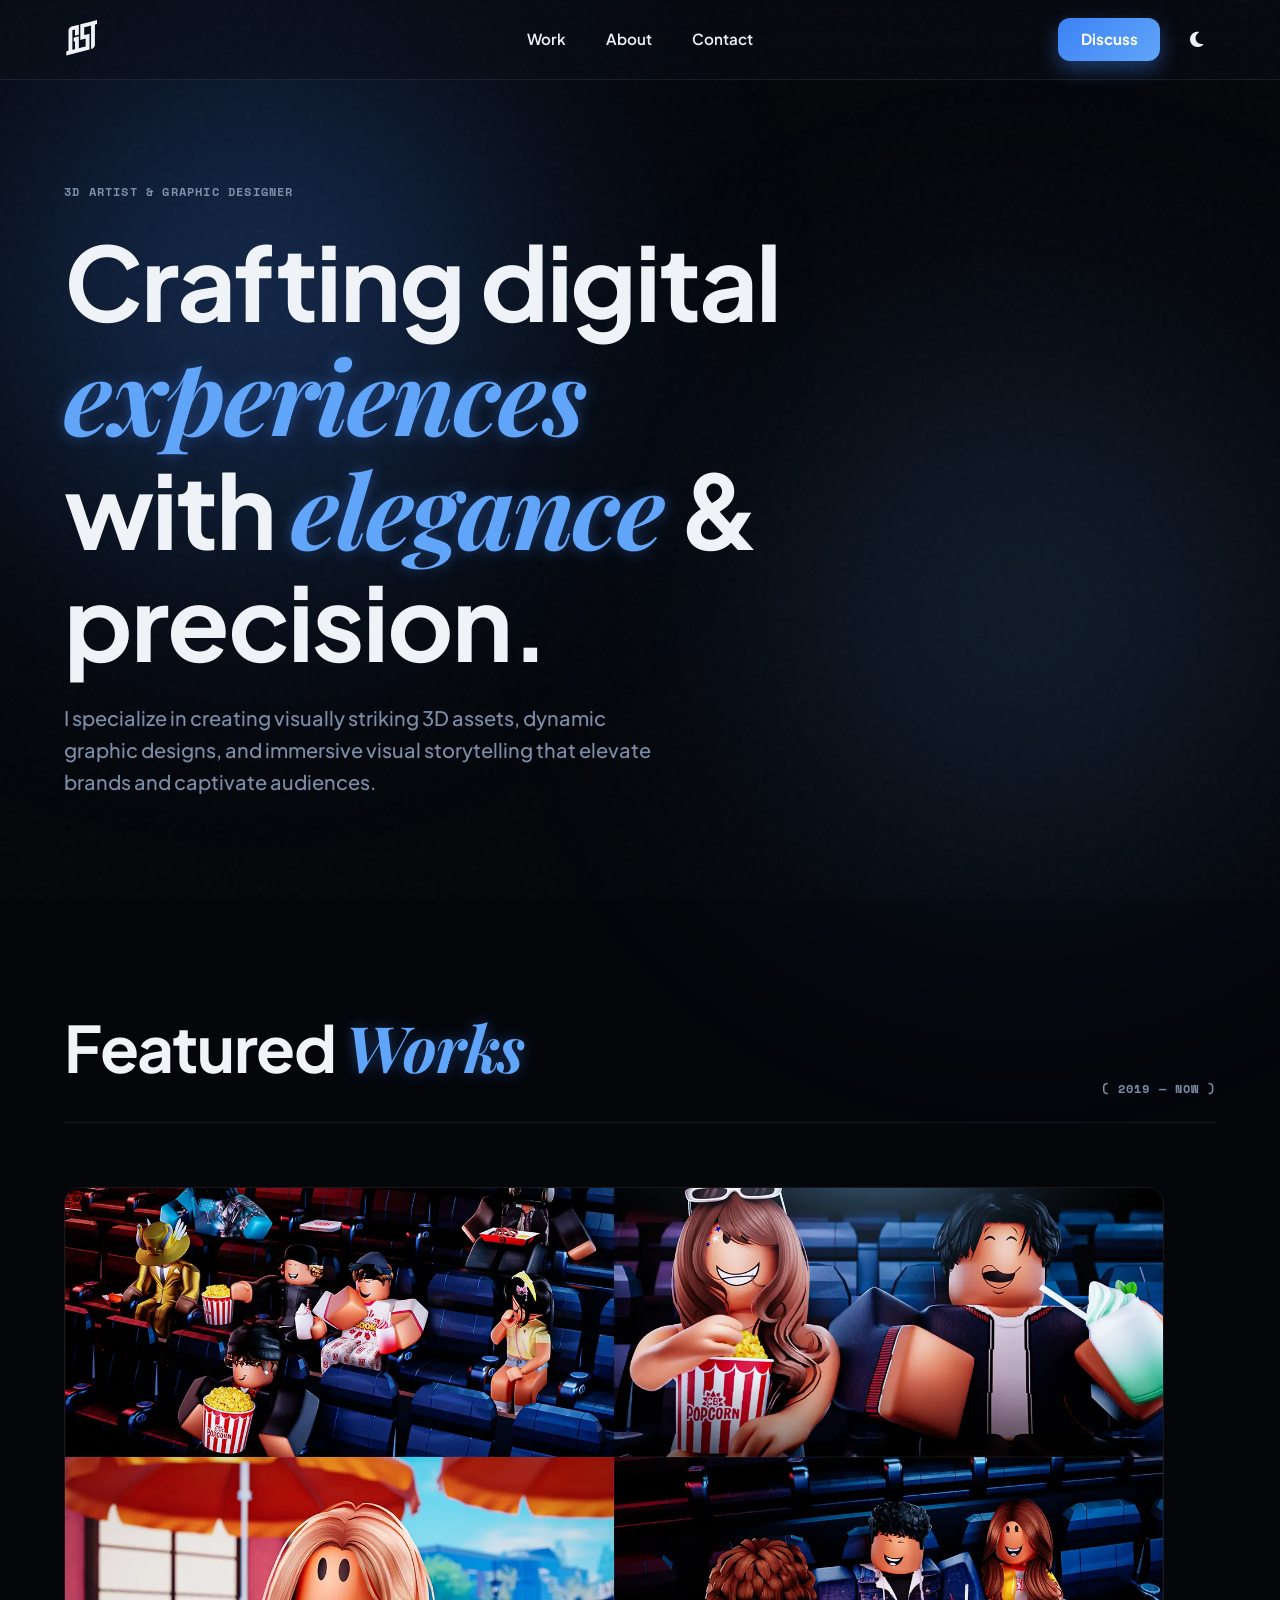
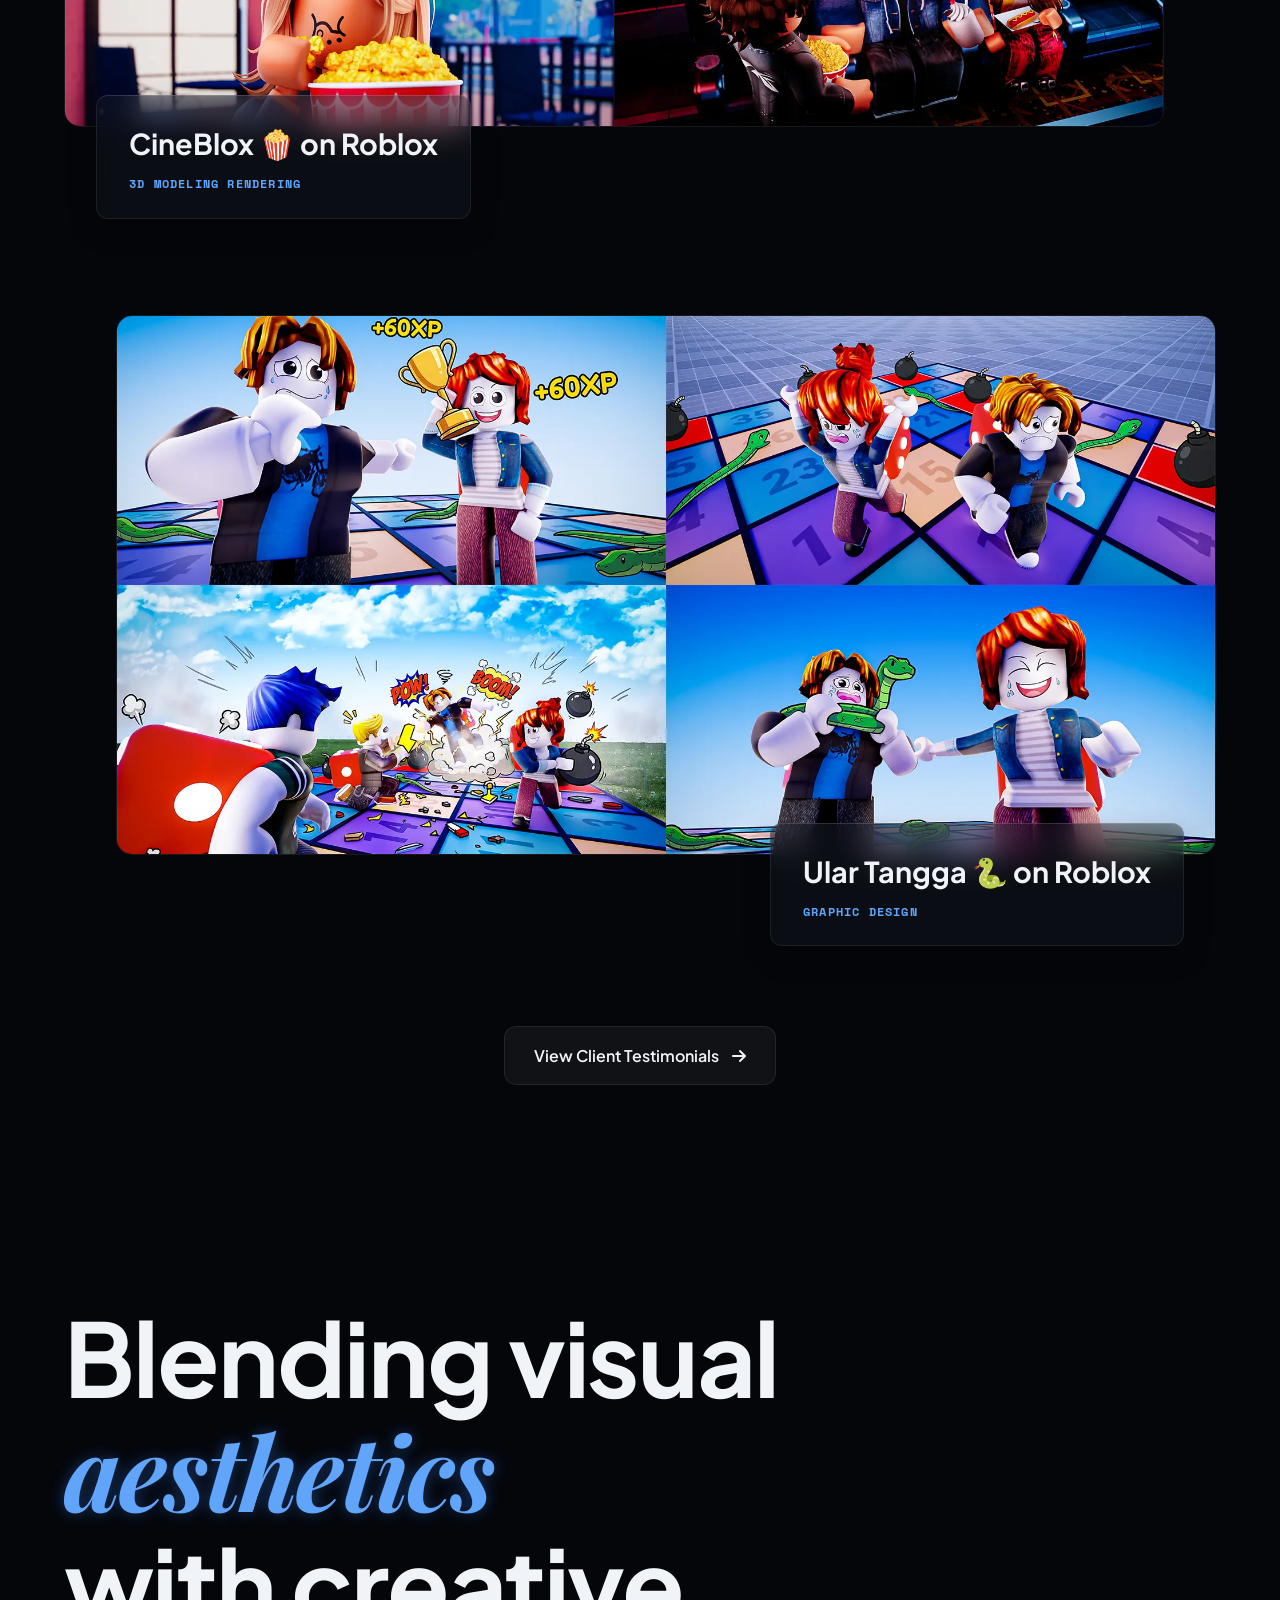
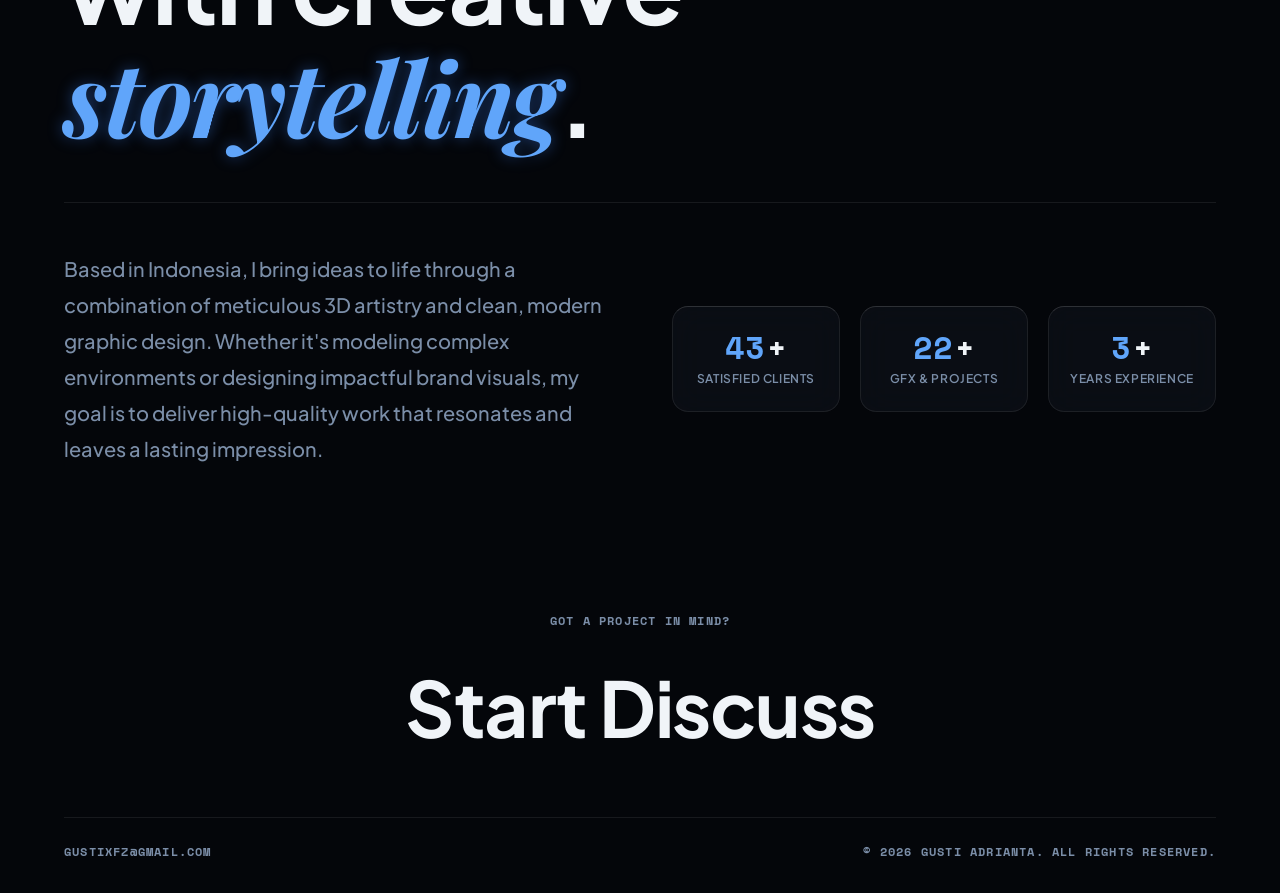
<file: index.html>
<!DOCTYPE html>
<html lang="en" data-theme="dark">
<head>
    <meta charset="UTF-8">
    <meta name="viewport" content="width=device-width, initial-scale=1.0">
    <meta name="description" content="Portfolio of Gusti Adrianta, a passionate 3D Artist and Graphic Designer crafting immersive visual experiences.">
    
    <meta name="theme-color" content="#2563eb">

    <meta property="og:type" content="website">
    <meta property="og:url" content="https://gustiadrian.com/">
    <meta property="og:title" content="Gusti Adrianta">
    <meta property="og:description" content="Portfolio of Gusti Adrianta, a passionate 3D Artist and Graphic Designer crafting immersive visual experiences.">
    <meta property="og:image" content="https://api.microlink.io/?url=https%3A%2F%2Fgustiadrian.com%2F&screenshot=true&embed=screenshot.url">

    <meta name="twitter:card" content="summary_large_image">
    <meta name="twitter:title" content="Gusti Adrianta">
    <meta name="twitter:description" content="Portfolio of Gusti Adrianta, a passionate 3D Artist and Graphic Designer crafting immersive visual experiences.">
    <meta name="twitter:image" content="https://api.microlink.io/?url=https%3A%2F%2Fgustiadrian.com%2F&screenshot=true&embed=screenshot.url">

    <title>Gusti Adrianta</title>
    
    <link rel="preconnect" href="https://fonts.googleapis.com">
    <link rel="preconnect" href="https://fonts.gstatic.com" crossorigin>
    <link href="https://fonts.googleapis.com/css2?family=Playfair+Display:ital,wght@1,500;1,600;1,700&family=Plus+Jakarta+Sans:wght@400;500;600;700;800&family=Space+Mono:wght@400;700&display=swap" rel="stylesheet">
    <link rel="stylesheet" href="https://cdnjs.cloudflare.com/ajax/libs/font-awesome/6.5.1/css/all.min.css">
    
    <link rel="stylesheet" href="styles.css">
</head>
<body>
    <div class="page-transition"></div>
    <div class="noise-overlay"></div>

    <header class="navbar">
        <div class="nav-container">
            <a href="#hero" class="logo" aria-label="Gusti Adrianta Home">
                <svg xmlns="http://www.w3.org/2000/svg" viewBox="1500 0 2273.72 2471.59">
                    <path fill="currentColor" d="M2680.37,1443.17v-387.51c-3.13,.38-5.72,.42-8.16,1.04-15.82,3.97-31.61,8.09-47.42,12.08-3.12,.79-6.33,1.21-10.28,1.94v-196.02c84.64-21.69,169.59-43.45,256.01-65.59,.25,5,.61,8.79,.61,12.58,.22,156.21,.42,312.43,.6,468.64,.04,30.64,0,61.29,.05,91.93,0,3.5,.31,7.01,.54,11.8,112.46-28.72,223.58-57.1,334.67-85.47v-388.68c-87.82,22.48-174.75,44.72-261.68,66.97-2.27-9.24-3.04-753.45-1.08-775.36C3220.03,141.11,3495.9,70.68,3772.78,0c.38,3.98,.89,6.82,.89,9.67,.05,58.62,.06,117.25,.04,175.87,0,9.49-.1,9.43-9.37,11.86-28.66,7.51-57.34,14.91-85.92,22.7-14.49,3.95-13.35,1.19-13.34,17.01,.05,234.83,.11,469.66,.22,704.48,.04,91.93-.07,183.86,.46,275.79,.24,42.68-11.4,81.5-34.74,116.92-19.23,29.18-44.59,51.93-74.76,69.38-23.47,13.58-48.39,23.73-74.49,31.01-1.87,.52-3.82,.73-6.94,1.3-.14-4.42-.36-8.27-.36-12.12,.05-79.94,.17-159.88,.18-239.82,.05-298.78,.07-597.56,.09-896.34,0-4.56,0-9.12,0-15.2-114.37,29.38-227.03,58.33-339.6,87.25v381.74c87.96-22.55,174.87-44.83,262.83-67.39v782.53c-381.93,97.82-763.95,195.65-1145.94,293.49-2.3-7.86-3.12-178.1-1.03-196.97,35.22-9.21,70.83-18.52,107.75-28.18,0-4.95,0-9.84,0-14.73,.09-288.45,.18-576.91,.27-865.36,.01-37.31,.23-74.61,0-111.92-.48-75.72,32.65-133.76,93.37-176.96,29.37-20.89,62.53-34.01,97.22-43.08,87.61-22.89,175.29-45.49,262.98-68.11,17.71-4.57,35.54-8.7,53.32-12.99,1.26-.3,2.6-.27,3.86-.39,2.04,7.26,2.8,481.77,.78,494.65-62.58,16.08-125.33,32.2-189.41,48.66V475.78c-15.99,2.47-30.1,7.15-44.46,10.6-14.24,3.43-28.38,7.25-42.57,10.9-14.48,3.73-28.95,7.46-43.84,11.3v967.86c43.74-11.19,86.48-22.12,130.09-33.27Z"/>
                </svg>
            </a>  
            
            <div class="nav-links">
                <a href="#work">Work</a>
                <a href="#about">About</a>
                <a href="#contact">Contact</a>
            </div>
            
            <div class="nav-actions">
                <a href="discuss" class="discuss-btn glow-effect">Discuss</a>
                <button id="theme-toggle" class="theme-toggle" aria-label="Toggle Theme">
                    <i class="fa-solid fa-moon" id="theme-icon"></i>
                </button>
            </div>
        </div>
    </header>

    <main>
        <section id="hero" class="hero-section">
            <div class="hero-content reveal">
                <p class="mono-subtitle">3D Artist & Graphic Designer</p>
                <h1 class="hero-title">
                    Crafting digital <em>experiences</em><br>
                    with <em>elegance</em> & precision.
                </h1>
                <p class="hero-desc">I specialize in creating visually striking 3D assets, dynamic graphic designs, and immersive visual storytelling that elevate brands and captivate audiences.</p>
            </div>
            <div class="hero-scroll-indicator mono-subtitle reveal">
                <span>SCROLL TO EXPLORE</span>
                <div class="line"></div>
            </div>
        </section>

        <section id="work" class="work-section">
            <div class="section-header reveal">
                <h2 class="section-title">Featured <em>Works</em></h2>
                <p class="mono-subtitle">( 2019 — now )</p>
            </div>

            <div class="work-container">
                <article class="work-item reveal">
                    <div class="work-image-wrapper">
                        <div class="work-image parallax-img" style="background-image: url(/images/CineBlox.webp); background-size: cover; background-position: center;">
                        </div>
                    </div>
                    <div class="work-meta">
                        <h3><a href="https://www.roblox.com/games/5797596824/CineBlox" rel="noopener noreferrer" target="_blank" class="game-title">CineBlox 🍿 on Roblox</a></h3>
                        <div class="work-tags mono-subtitle">
                            <span>3D MODELING RENDERING</span>
                        </div>
                    </div>
                </article>

                <article class="work-item reveal right-align">
                    <div class="work-image-wrapper">
                        <div class="work-image parallax-img" style="background-image: url(/images/UlarTangga.webp); background-size: cover; background-position: center;">
                        </div>
                    </div>
                    <div class="work-meta">
                        <h3><a href="https://www.roblox.com/games/81453219122878/Ular-Tangga" rel="noopener noreferrer" target="_blank" class="game-title">Ular Tangga 🐍 on Roblox</a></h3>
                        <div class="work-tags mono-subtitle">
                            <span>GRAPHIC DESIGN</span>
                        </div>
                    </div>
                </article>
            </div>
            <div class="reveal" style="text-align: center; margin-top: 5rem;">
                <a href="testimonials" class="secondary-btn">
                    View Client Testimonials <i class="fa-solid fa-arrow-right"></i>
                </a>
            </div>
        </section>

        <section id="about" class="about-section">
            <div class="about-content reveal">
                <h2 class="hero-title">
                    Blending visual <em>aesthetics</em><br>
                    with creative <em>storytelling</em>.
                </h2>
                <div class="about-grid">
                    <p class="about-text">
                        Based in Indonesia, I bring ideas to life through a combination of meticulous 3D artistry and clean, modern graphic design. Whether it's modeling complex environments or designing impactful brand visuals, my goal is to deliver high-quality work that resonates and leaves a lasting impression.
                    </p>

                    <div class="about-stats">
                        <div class="stat-card">
                            <div class="stat-number-wrapper">
                                <span class="stat-number" data-target="99">0</span><span class="stat-plus">+</span>
                            </div>
                            <span class="stat-label">Satisfied Clients</span>
                        </div>

                        <div class="stat-card">
                            <div class="stat-number-wrapper">
                                <span class="stat-number" data-target="50">0</span><span class="stat-plus">+</span>
                            </div>
                            <span class="stat-label">GFX & Projects</span>
                        </div>

                        <div class="stat-card">
                            <div class="stat-number-wrapper">
                                <span class="stat-number" data-target="7">0</span><span class="stat-plus">+</span>
                            </div>
                            <span class="stat-label">Years Experience</span>
                        </div>
                    </div>
                </div>
            </div>
        </section>
    </main>

    <footer id="contact" class="footer-section reveal">
        <p class="mono-subtitle">GOT A PROJECT IN MIND?</p>
        <a href="discuss" class="big-email">Start Discuss</a>
        
        <div class="footer-bottom">
            <div class="socials mono-subtitle">
                <a href="mailto:gustixfz@gmail.com" rel="noopener noreferrer">gustixfz@gmail.com</a>
            </div>
            <span class="mono-subtitle">&copy; 2026 GUSTI ADRIANTA. ALL RIGHTS RESERVED.</span>
        </div>
    </footer>

    <script src="script.js"></script>
    <script src="favicon.js"></script>
</body>
</html>
</file>
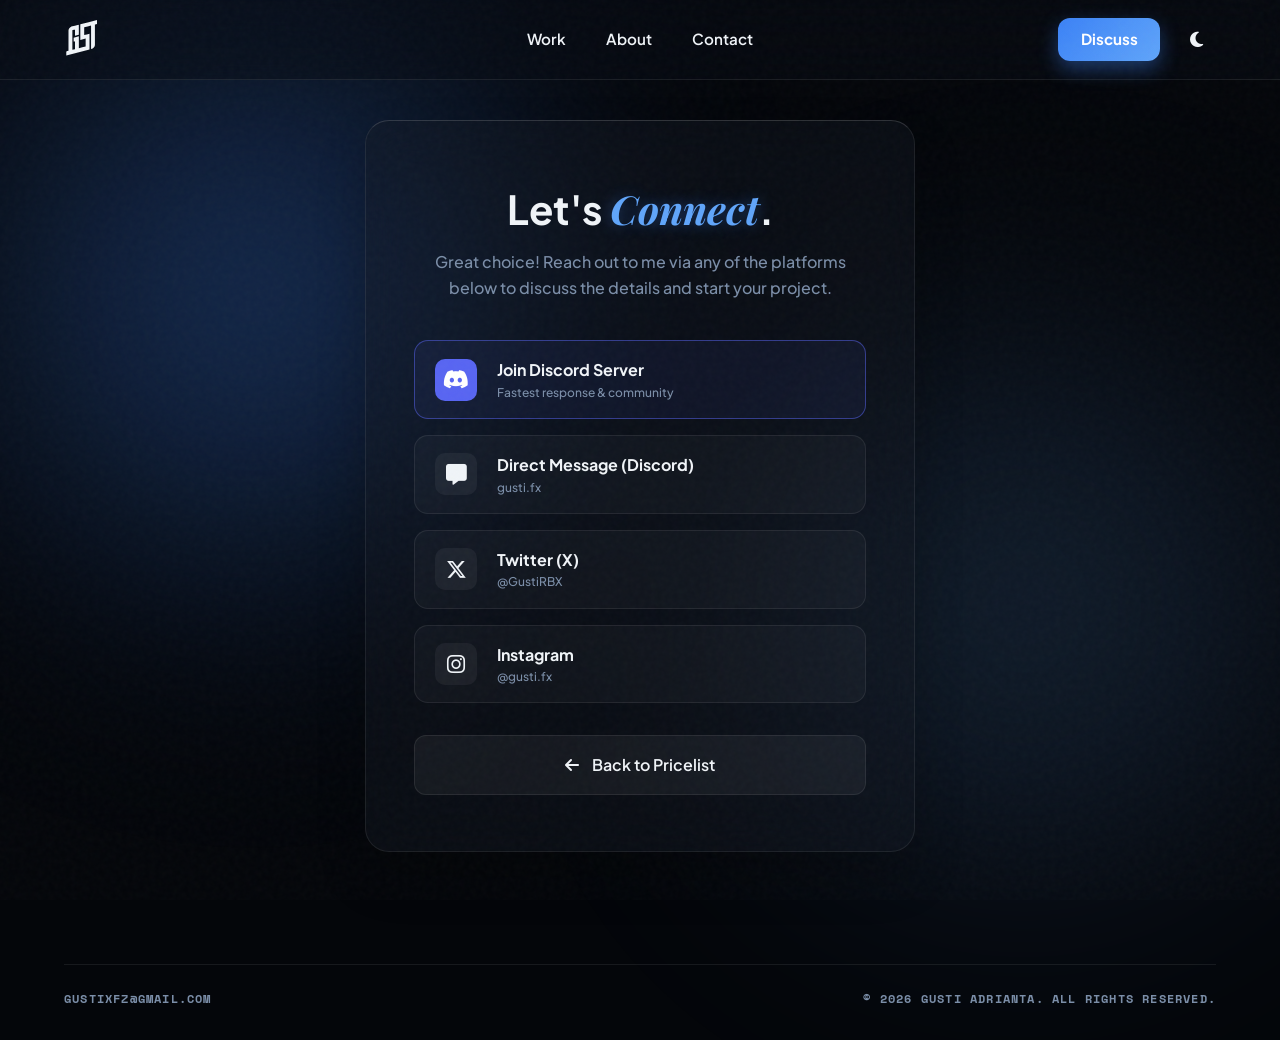
<file: contact.html>
<!DOCTYPE html>
<html lang="en" data-theme="dark">
<head>
    <meta charset="UTF-8">
    <meta name="viewport" content="width=device-width, initial-scale=1.0">
    <title>Gusti Adrianta</title>
    
    <link rel="preconnect" href="https://fonts.googleapis.com">
    <link rel="preconnect" href="https://fonts.gstatic.com" crossorigin>
    <link href="https://fonts.googleapis.com/css2?family=Playfair+Display:ital,wght@1,500;1,600;1,700&family=Plus+Jakarta+Sans:wght@400;500;600;700;800&family=Space+Mono:wght@400;700&display=swap" rel="stylesheet">
    <link rel="stylesheet" href="https://cdnjs.cloudflare.com/ajax/libs/font-awesome/6.5.1/css/all.min.css">
    
    <link rel="stylesheet" href="styles.css">
</head>
<body>
    <div class="page-transition"></div>
    <div class="noise-overlay"></div>

    <header class="navbar">
        <div class="nav-container">
            <a href="/" class="logo" aria-label="Gusti Adrianta Home">
                <svg xmlns="http://www.w3.org/2000/svg" viewBox="1500 0 2273.72 2471.59">
                    <path fill="currentColor" d="M2680.37,1443.17v-387.51c-3.13,.38-5.72,.42-8.16,1.04-15.82,3.97-31.61,8.09-47.42,12.08-3.12,.79-6.33,1.21-10.28,1.94v-196.02c84.64-21.69,169.59-43.45,256.01-65.59,.25,5,.61,8.79,.61,12.58,.22,156.21,.42,312.43,.6,468.64,.04,30.64,0,61.29,.05,91.93,0,3.5,.31,7.01,.54,11.8,112.46-28.72,223.58-57.1,334.67-85.47v-388.68c-87.82,22.48-174.75,44.72-261.68,66.97-2.27-9.24-3.04-753.45-1.08-775.36C3220.03,141.11,3495.9,70.68,3772.78,0c.38,3.98,.89,6.82,.89,9.67,.05,58.62,.06,117.25,.04,175.87,0,9.49-.1,9.43-9.37,11.86-28.66,7.51-57.34,14.91-85.92,22.7-14.49,3.95-13.35,1.19-13.34,17.01,.05,234.83,.11,469.66,.22,704.48,.04,91.93-.07,183.86,.46,275.79,.24,42.68-11.4,81.5-34.74,116.92-19.23,29.18-44.59,51.93-74.76,69.38-23.47,13.58-48.39,23.73-74.49,31.01-1.87,.52-3.82,.73-6.94,1.3-.14-4.42-.36-8.27-.36-12.12,.05-79.94,.17-159.88,.18-239.82,.05-298.78,.07-597.56,.09-896.34,0-4.56,0-9.12,0-15.2-114.37,29.38-227.03,58.33-339.6,87.25v381.74c87.96-22.55,174.87-44.83,262.83-67.39v782.53c-381.93,97.82-763.95,195.65-1145.94,293.49-2.3-7.86-3.12-178.1-1.03-196.97,35.22-9.21,70.83-18.52,107.75-28.18,0-4.95,0-9.84,0-14.73,.09-288.45,.18-576.91,.27-865.36,.01-37.31,.23-74.61,0-111.92-.48-75.72,32.65-133.76,93.37-176.96,29.37-20.89,62.53-34.01,97.22-43.08,87.61-22.89,175.29-45.49,262.98-68.11,17.71-4.57,35.54-8.7,53.32-12.99,1.26-.3,2.6-.27,3.86-.39,2.04,7.26,2.8,481.77,.78,494.65-62.58,16.08-125.33,32.2-189.41,48.66V475.78c-15.99,2.47-30.1,7.15-44.46,10.6-14.24,3.43-28.38,7.25-42.57,10.9-14.48,3.73-28.95,7.46-43.84,11.3v967.86c43.74-11.19,86.48-22.12,130.09-33.27Z"/>
                </svg>
            </a>
            
            <div class="nav-links">
                <a href="/#work">Work</a>
                <a href="/#about">About</a>
                <a href="/#contact">Contact</a>
            </div>
            
            <div class="nav-actions">
                <a href="discuss" class="discuss-btn glow-effect">Discuss</a>
                <button id="theme-toggle" class="theme-toggle" aria-label="Toggle Theme">
                    <i class="fa-solid fa-moon" id="theme-icon"></i>
                </button>
            </div>
        </div>
    </header>

    <main>
        <section class="checkout-section reveal active" style="min-height: calc(100vh - 80px); display: flex; align-items: center; justify-content: center; padding: 120px 5vw 4rem;">
            <div class="direct-contact" style="width: 100%; max-width: 550px; background: var(--glass-bg); padding: 3.5rem 3rem; border-radius: 24px; border: 1px solid var(--glass-border); border-top: 1px solid var(--glass-highlight); box-shadow: 0 25px 50px rgba(0,0,0,0.2); text-align: center; backdrop-filter: blur(24px); -webkit-backdrop-filter: blur(24px);">
                
                <h2 class="contact-title" style="color: var(--text-color); font-size: 2.5rem; margin-bottom: 0.5rem;">
                    Let's <em style="font-family: 'Playfair Display', serif; font-style: italic; color: var(--accent-blue-bright);">Connect</em>.
                </h2>
                <p class="contact-desc" style="color: var(--text-muted); margin-bottom: 2.5rem;">Great choice! Reach out to me via any of the platforms below to discuss the details and start your project.</p>
                
                <div class="social-cards" style="display: flex; flex-direction: column; gap: 1rem; text-align: left;">
                    
                    <a href="https://discord.gg/bFS4UPARzN" target="_blank" rel="noopener noreferrer" class="social-card discord-server" style="border-color: rgba(88, 101, 242, 0.5); background: rgba(88, 101, 242, 0.08);">
                        <div class="social-icon-wrapper" style="background: #5865F2; color: #fff;"><i class="fa-brands fa-discord"></i></div>
                        <div class="social-text">
                            <span class="social-name">Join Discord Server</span>
                            <span class="social-handle">Fastest response & community</span>
                        </div>
                    </a>

                    <a href="https://discord.com/users/946576741256810578" target="_blank" rel="noopener noreferrer" class="social-card discord">
                        <div class="social-icon-wrapper"><i class="fa-solid fa-message"></i></div>
                        <div class="social-text">
                            <span class="social-name">Direct Message (Discord)</span>
                            <span class="social-handle">gusti.fx</span>
                        </div>
                    </a>
                    
                    <a href="https://twitter.com/GustiRBX" target="_blank" rel="noopener noreferrer" class="social-card twitter">
                        <div class="social-icon-wrapper"><i class="fa-brands fa-x-twitter"></i></div>
                        <div class="social-text">
                            <span class="social-name">Twitter (X)</span>
                            <span class="social-handle">@GustiRBX</span>
                        </div>
                    </a>
                    
                    <a href="https://instagram.com/gusti.fx" target="_blank" rel="noopener noreferrer" class="social-card instagram">
                        <div class="social-icon-wrapper"><i class="fa-brands fa-instagram"></i></div>
                        <div class="social-text">
                            <span class="social-name">Instagram</span>
                            <span class="social-handle">@gusti.fx</span>
                        </div>
                    </a>
                </div>

                <a href="discuss.html" class="secondary-btn" style="margin-top: 2rem; width: 100%; justify-content: center; display: flex;">
                    <i class="fa-solid fa-arrow-left"></i> Back to Pricelist
                </a>
            </div>
        </section>
    </main>

    <footer class="footer-section">
        <div class="footer-bottom">
            <div class="socials mono-subtitle">
                <a href="mailto:gustixfz@gmail.com" rel="noopener noreferrer">gustixfz@gmail.com</a>
            </div>
            <span class="mono-subtitle">&copy; 2026 GUSTI ADRIANTA. ALL RIGHTS RESERVED.</span>
        </div>
    </footer>

    <script src="script.js"></script>
    <script src="favicon.js"></script>
</body>
</html>
</file>
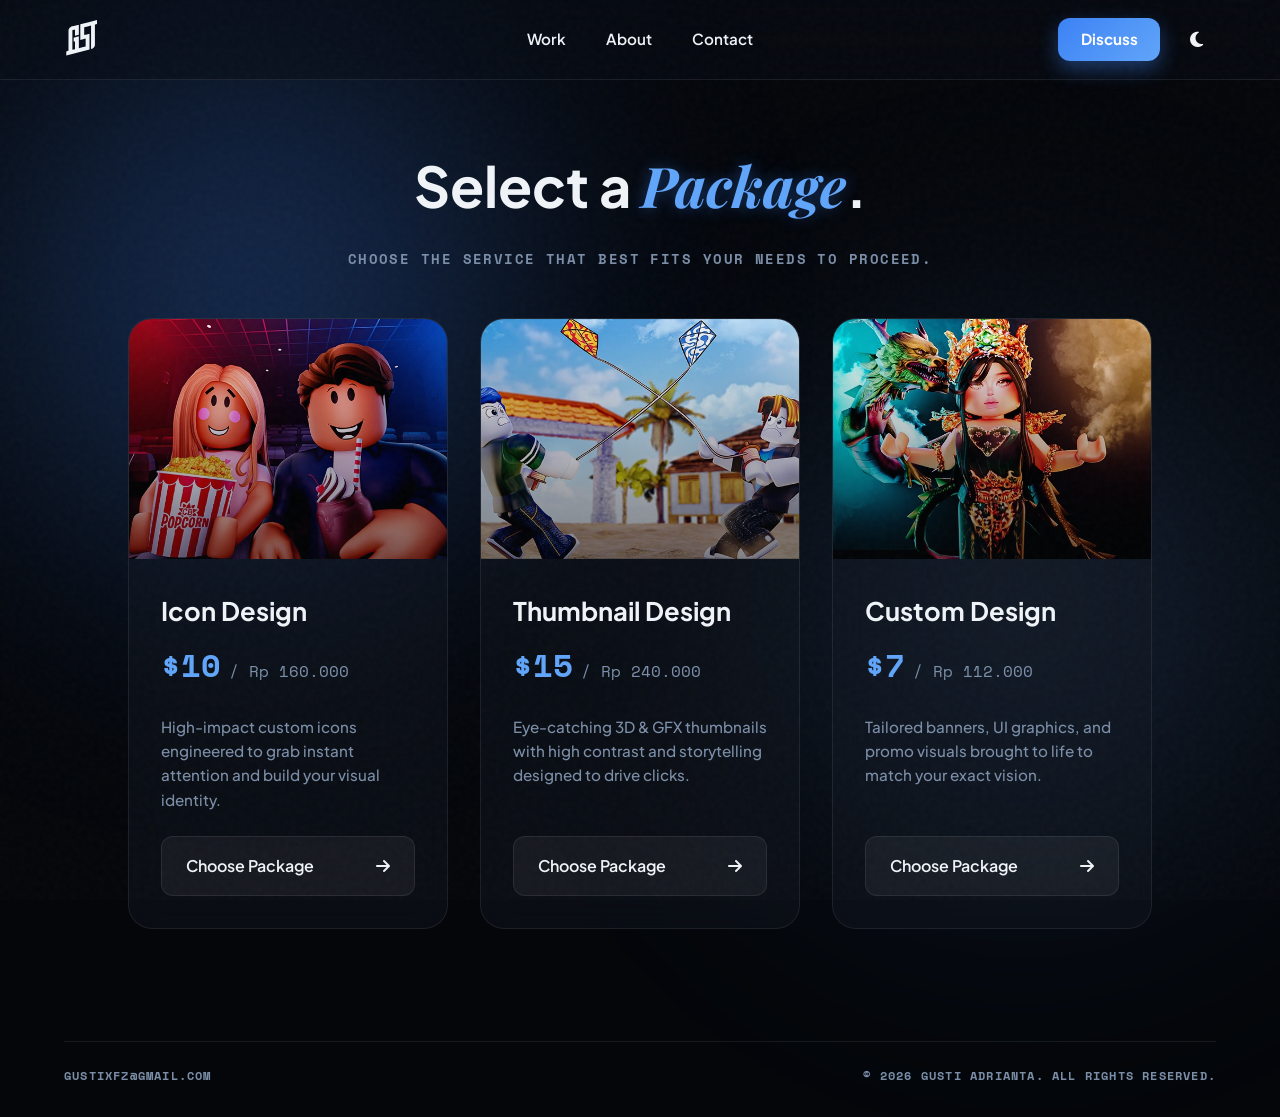
<file: discuss.html>
<!DOCTYPE html>
<html lang="en" data-theme="dark">
<head>
    <meta charset="UTF-8">
    <meta name="viewport" content="width=device-width, initial-scale=1.0">
    <meta name="description" content="Portfolio of Gusti Adrianta, a passionate 3D Artist and Graphic Designer crafting immersive visual experiences.">
    
    <meta name="theme-color" content="#2563eb">

    <meta property="og:type" content="website">
    <meta property="og:url" content="https://gustiadrian.com/">
    <meta property="og:title" content="Gusti Adrianta">
    <meta property="og:description" content="Portfolio of Gusti Adrianta, a passionate 3D Artist and Graphic Designer crafting immersive visual experiences.">
    <meta property="og:image" content="https://api.microlink.io/?url=https%3A%2F%2Fgustiadrian.com%2F&screenshot=true&embed=screenshot.url">

    <meta name="twitter:card" content="summary_large_image">
    <meta name="twitter:title" content="Gusti Adrianta">
    <meta name="twitter:description" content="Portfolio of Gusti Adrianta, a passionate 3D Artist and Graphic Designer crafting immersive visual experiences.">
    <meta name="twitter:image" content="https://api.microlink.io/?url=https%3A%2F%2Fgustiadrian.com%2F&screenshot=true&embed=screenshot.url">

    <title>Gusti Adrianta</title>
    
    <link rel="preconnect" href="https://fonts.googleapis.com">
    <link rel="preconnect" href="https://fonts.gstatic.com" crossorigin>
    <link href="https://fonts.googleapis.com/css2?family=Playfair+Display:ital,wght@1,500;1,600;1,700&family=Plus+Jakarta+Sans:wght@400;500;600;700;800&family=Space+Mono:wght@400;700&display=swap" rel="stylesheet">
    <link rel="stylesheet" href="https://cdnjs.cloudflare.com/ajax/libs/font-awesome/6.5.1/css/all.min.css">
    
    <link rel="stylesheet" href="styles.css">
</head>
<body>
    <div class="page-transition"></div>
    <div class="noise-overlay"></div>

    <header class="navbar">
        <div class="nav-container">
            <a href="/" class="logo" aria-label="Gusti Adrianta Home">
                <svg xmlns="http://www.w3.org/2000/svg" viewBox="1500 0 2273.72 2471.59">
                    <path fill="currentColor" d="M2680.37,1443.17v-387.51c-3.13,.38-5.72,.42-8.16,1.04-15.82,3.97-31.61,8.09-47.42,12.08-3.12,.79-6.33,1.21-10.28,1.94v-196.02c84.64-21.69,169.59-43.45,256.01-65.59,.25,5,.61,8.79,.61,12.58,.22,156.21,.42,312.43,.6,468.64,.04,30.64,0,61.29,.05,91.93,0,3.5,.31,7.01,.54,11.8,112.46-28.72,223.58-57.1,334.67-85.47v-388.68c-87.82,22.48-174.75,44.72-261.68,66.97-2.27-9.24-3.04-753.45-1.08-775.36C3220.03,141.11,3495.9,70.68,3772.78,0c.38,3.98,.89,6.82,.89,9.67,.05,58.62,.06,117.25,.04,175.87,0,9.49-.1,9.43-9.37,11.86-28.66,7.51-57.34,14.91-85.92,22.7-14.49,3.95-13.35,1.19-13.34,17.01,.05,234.83,.11,469.66,.22,704.48,.04,91.93-.07,183.86,.46,275.79,.24,42.68-11.4,81.5-34.74,116.92-19.23,29.18-44.59,51.93-74.76,69.38-23.47,13.58-48.39,23.73-74.49,31.01-1.87,.52-3.82,.73-6.94,1.3-.14-4.42-.36-8.27-.36-12.12,.05-79.94,.17-159.88,.18-239.82,.05-298.78,.07-597.56,.09-896.34,0-4.56,0-9.12,0-15.2-114.37,29.38-227.03,58.33-339.6,87.25v381.74c87.96-22.55,174.87-44.83,262.83-67.39v782.53c-381.93,97.82-763.95,195.65-1145.94,293.49-2.3-7.86-3.12-178.1-1.03-196.97,35.22-9.21,70.83-18.52,107.75-28.18,0-4.95,0-9.84,0-14.73,.09-288.45,.18-576.91,.27-865.36,.01-37.31,.23-74.61,0-111.92-.48-75.72,32.65-133.76,93.37-176.96,29.37-20.89,62.53-34.01,97.22-43.08,87.61-22.89,175.29-45.49,262.98-68.11,17.71-4.57,35.54-8.7,53.32-12.99,1.26-.3,2.6-.27,3.86-.39,2.04,7.26,2.8,481.77,.78,494.65-62.58,16.08-125.33,32.2-189.41,48.66V475.78c-15.99,2.47-30.1,7.15-44.46,10.6-14.24,3.43-28.38,7.25-42.57,10.9-14.48,3.73-28.95,7.46-43.84,11.3v967.86c43.74-11.19,86.48-22.12,130.09-33.27Z"/>
                </svg>
            </a>
            
            <div class="nav-links">
                <a href="/#work">Work</a>
                <a href="/#about">About</a>
                <a href="/#contact">Contact</a>
            </div>
            
            <div class="nav-actions">
                <a href="discuss" class="discuss-btn glow-effect">Discuss</a>
                <button id="theme-toggle" class="theme-toggle" aria-label="Toggle Theme">
                    <i class="fa-solid fa-moon" id="theme-icon"></i>
                </button>
            </div>
        </div>
    </header>

    <main>
        <section class="inquiry-section reveal active" style="padding-top: 140px; padding-bottom: 4rem; text-align: center;">
            <div style="max-width: 1200px; margin: 0 auto; padding: 0 5vw;">
                
                <h2 style="font-size: clamp(2.5rem, 5vw, 3.5rem); font-weight: 700; color: var(--text-color); margin-bottom: 1rem;">
                    Select a <em style="font-family: 'Playfair Display', serif; font-style: italic; color: var(--accent-blue-bright);">Package</em>.
                </h2>
                <p class="mono-subtitle" style="margin-bottom: 3rem; font-size: 0.9rem;">Choose the service that best fits your needs to proceed.</p>
                
                <div class="pricelist-grid">
                    
                    <a href="contact" class="price-card">
                        <div class="price-img" style="background-image: url('/images/Icon.webp');"></div>
                        <div class="price-content">
                            <h3 class="price-title">Icon Design</h3>
                            <div class="price-amount">$10 <span>/ Rp 160.000</span></div>
                            <p class="price-desc">High-impact custom icons engineered to grab instant attention and build your visual identity.</p>
                            <div class="price-btn">Choose Package <i class="fa-solid fa-arrow-right"></i></div>
                        </div>
                    </a>

                    <a href="contact" class="price-card">
                        <div class="price-img" style="background-image: url('/images/Thumbnail.webp');"></div>
                        <div class="price-content">
                            <h3 class="price-title">Thumbnail Design</h3>
                            <div class="price-amount">$15 <span>/ Rp 240.000</span></div>
                            <p class="price-desc">Eye-catching 3D & GFX thumbnails with high contrast and storytelling designed to drive clicks.</p>
                            <div class="price-btn">Choose Package <i class="fa-solid fa-arrow-right"></i></div>
                        </div>
                    </a>

                    <a href="contact" class="price-card">
                        <div class="price-img" style="background-image: url('/images/Custom.webp');"></div>
                        <div class="price-content">
                            <h3 class="price-title">Custom Design</h3>
                            <div class="price-amount">$7 <span>/ Rp 112.000</span></div>
                            <p class="price-desc">Tailored banners, UI graphics, and promo visuals brought to life to match your exact vision.</p>
                            <div class="price-btn">Choose Package <i class="fa-solid fa-arrow-right"></i></div>
                        </div>
                    </a>

                </div>

            </div>
        </section>
    </main>

    <footer class="footer-section">
        <div class="footer-bottom">
            <div class="socials mono-subtitle">
                <a href="mailto:gustixfz@gmail.com" rel="noopener noreferrer">gustixfz@gmail.com</a>
            </div>
            <span class="mono-subtitle">&copy; 2026 GUSTI ADRIANTA. ALL RIGHTS RESERVED.</span>
        </div>
    </footer>

    <script src="script.js"></script>
    <script src="favicon.js"></script>
</body>
</html>
</file>
<file: styles.css>
:root {
    --bg-color: #04060a; 
    --text-color: #f0f4f8;
    --text-muted: #7b8ea8;
    --accent-blue: #3b82f6; 
    --accent-blue-bright: #60a5fa;
    --accent-glow: rgba(59, 130, 246, 0.4);
    
    --glass-bg: rgba(20, 25, 35, 0.4);
    --glass-border: rgba(255, 255, 255, 0.08);
    --glass-highlight: rgba(255, 255, 255, 0.15);
}

[data-theme="light"] {
    --bg-color: #f8fafc;
    --text-color: #0f172a;
    --text-muted: #64748b;
    --accent-blue: #2563eb;
    --accent-blue-bright: #1d4ed8;
    --accent-glow: rgba(37, 99, 235, 0.2);
    --glass-bg: rgba(255, 255, 255, 0.7);
    --glass-border: rgba(0, 0, 0, 0.1);
    --glass-highlight: rgba(255, 255, 255, 1);
}

[data-theme="light"] .navbar { background: rgba(248, 250, 252, 0.65); }

* { margin: 0; padding: 0; box-sizing: border-box; }

html { scroll-behavior: smooth; background-color: var(--bg-color); }

body {
    font-family: 'Plus Jakarta Sans', sans-serif;
    font-weight: 500;
    background-color: var(--bg-color);
    color: var(--text-color);
    line-height: 1.6;
    overflow-x: hidden;
    position: relative;
    display: flex;
    flex-direction: column;
    min-height: 100vh;
    transition: background-color 0.6s ease, color 0.6s ease;
    animation: pageEnter 0.5s ease-out forwards;
    opacity: 0;
    -webkit-user-select: none;
    -ms-user-select: none;
    user-select: none;
}

main { flex: 1 0 auto; width: 100%; }

body.page-exit { opacity: 0; transition: opacity 0.4s ease; }
@keyframes pageEnter { from { opacity: 0; } to { opacity: 1; } }

a, button { cursor: pointer; text-decoration: none; color: inherit; }

body::before, body::after {
    content: ''; position: fixed; width: clamp(400px, 60vw, 800px); height: clamp(400px, 60vw, 800px);
    border-radius: 50%; background: radial-gradient(circle, var(--accent-glow) 0%, transparent 70%);
    filter: blur(120px); z-index: -1; pointer-events: none;
}
body::before { top: -10%; left: -10%; }
body::after { bottom: -10%; right: -10%; background: radial-gradient(circle, rgba(96, 165, 250, 0.2) 0%, transparent 70%); }

.noise-overlay {
    position: fixed; top: 0; left: 0; width: 100vw; height: 100vh; pointer-events: none; z-index: 9999;
    opacity: 0.03; background-image: url('data:image/svg+xml;utf8,%3Csvg viewBox="0 0 200 200" xmlns="http://www.w3.org/2000/svg"%3E%3Cfilter id="noiseFilter"%3E%3CfeTurbulence type="fractalNoise" baseFrequency="0.8" numOctaves="3" stitchTiles="stitch"/%3E%3C/filter%3E%3Crect width="100%25" height="100%25" filter="url(%23noiseFilter)"/%3E%3C/svg%3E');
}

.mono-subtitle { font-family: 'Space Mono', monospace; font-weight: 700; font-size: 0.75rem; letter-spacing: 0.1em; color: var(--text-muted); text-transform: uppercase; }
em { font-family: 'Playfair Display', serif; font-style: italic; font-weight: 700; color: var(--accent-blue-bright); text-shadow: 0 0 15px var(--accent-glow); }

.navbar {
    position: fixed; 
    top: 0; left: 0; right: 0; 
    width: 100%; height: 80px; 
    z-index: 9000;
    display: flex; 
    align-items: center; 
    background: rgba(9, 14, 23, 0.45); 
    backdrop-filter: blur(24px); 
    -webkit-backdrop-filter: blur(24px);
    border-bottom: 1px solid var(--glass-border); 
    transition: background-color 0.4s ease, border-color 0.4s ease;
}

.nav-container { 
    position: relative;
    display: flex; 
    justify-content: space-between; 
    align-items: center; 
    width: 100%; 
    max-width: 1600px;
    margin: 0 auto; 
    padding: 0 5vw;
}

.logo { 
    display: inline-flex; 
    align-items: center; 
    justify-content: flex-start;
    color: var(--text-color); 
    transition: color 0.3s, transform 0.3s; 
    z-index: 2; 
    margin: 0;
    padding: 0;
}

.logo svg {
    height: 50px;
    width: auto;
    display: block;
    transform: translateY(5px) translateX(-28%); 
}

.logo:hover { 
    color: var(--accent-blue-bright); 
    transform: scale(1.05); 
}

.nav-links { 
    position: absolute; 
    left: 50%; 
    transform: translateX(-50%);
    display: flex; 
    gap: 2.5rem; 
    align-items: center; 
    z-index: 1;
}

.nav-links a { 
    font-size: 0.95rem; 
    font-weight: 600; 
    transition: color 0.3s ease; 
}

.nav-links a:hover { 
    color: var(--accent-blue-bright); 
}

.nav-actions { 
    display: flex; 
    align-items: center; 
    gap: 1rem; 
    z-index: 2; 
    margin-left: auto;
}

.discuss-btn {
    background: linear-gradient(135deg, var(--accent-blue), var(--accent-blue-bright));
    color: #ffffff !important;
    padding: 0.6rem 1.4rem;
    border-radius: 12px;
    font-size: 0.95rem;
    font-weight: 700;
    box-shadow: 0 8px 20px var(--accent-glow);
    transition: transform 0.3s, box-shadow 0.3s;
}
.discuss-btn:hover {
    transform: translateY(-3px);
    box-shadow: 0 12px 25px rgba(59, 130, 246, 0.5);
}

.theme-toggle { background: none; border: none; color: inherit; font-size: 1.1rem; font-weight: 600; transition: color 0.3s; display: flex; align-items: center; justify-content: center; width: 40px; height: 40px; border-radius: 50%; }
.theme-toggle:hover { color: var(--accent-blue-bright); background: var(--glass-highlight); }

section, .footer-section { max-width: 1600px; margin: 0 auto; padding: 0 5vw; }

.hero-section { min-height: 100vh; display: flex; flex-direction: column; justify-content: center; position: relative; padding-top: 80px; }
.hero-title { font-size: clamp(2.5rem, 8vw, 7rem); font-weight: 700; line-height: 1.1; letter-spacing: -0.02em; margin: 1.5rem 0; }
.hero-desc { font-size: clamp(1rem, 2vw, 1.25rem); color: var(--text-muted); max-width: 600px; }
.hero-scroll-indicator { position: absolute; bottom: 3rem; left: 5vw; display: flex; align-items: center; gap: 1rem; color: var(--accent-blue); }
.hero-scroll-indicator .line { width: 50px; height: 1px; background-color: var(--accent-blue); box-shadow: 0 0 10px var(--accent-glow); }

.work-section { padding-top: 6rem; padding-bottom: 6rem; }
.section-header { display: flex; flex-wrap: wrap; justify-content: space-between; align-items: flex-end; margin-bottom: 4rem; border-bottom: 1px solid var(--glass-border); padding-bottom: 1.5rem; gap: 1rem; }
.section-title { font-size: clamp(2rem, 5vw, 4rem); font-weight: 700; letter-spacing: -0.02em; }
.work-container { display: flex; flex-direction: column; gap: 6rem; }
.work-item { width: 100%; max-width: 1100px; }
.work-item.right-align { align-self: flex-end; }
.work-image-wrapper { width: 100%; height: 60vh; min-height: 300px; overflow: hidden; border-radius: 16px; border: 1px solid var(--glass-border); margin-bottom: -2rem; position: relative; z-index: 1; }
.work-image { width: 100%; height: 100%; display: flex; align-items: center; justify-content: center; background: linear-gradient(45deg, #090e17, #151e2e); transition: transform 0.6s cubic-bezier(0.16, 1, 0.3, 1); }
.game-title { font-size: clamp(1.2rem, 3vw, 1.8rem); font-weight: 700; margin-bottom: 0.5rem; color: var(--text-color); transition: color 0.3s, text-shadow 0.3s; }
.game-title:hover { color: var(--accent-blue-bright); text-shadow: 0 0 15px var(--accent-glow); }
.work-image-wrapper:hover .work-image { transform: scale(1.05); }
.work-meta { position: relative; z-index: 2; margin-left: 2rem; width: max-content; max-width: 90%; padding: 1.5rem 2rem; background: var(--glass-bg); backdrop-filter: blur(16px); -webkit-backdrop-filter: blur(16px); border: 1px solid var(--glass-border); border-top: 1px solid var(--glass-highlight); border-radius: 12px; box-shadow: 0 10px 30px rgba(0,0,0,0.2); }
.work-item.right-align .work-meta { margin-left: auto; margin-right: 2rem; }
.work-meta h3 { font-size: clamp(1.2rem, 3vw, 1.8rem); font-weight: 700; margin-bottom: 0.5rem; }
.work-tags { display: flex; flex-wrap: wrap; gap: 1rem; color: var(--accent-blue-bright); }

.about-section { padding-top: 6rem; padding-bottom: 6rem; }
.about-content h2 { margin-bottom: 3rem; }
.about-grid { display: grid; grid-template-columns: 1fr 1fr; gap: 4rem; align-items: center; border-top: 1px solid var(--glass-border); padding-top: 3rem; }
.about-text { font-size: clamp(1rem, 2vw, 1.25rem); color: var(--text-muted); font-weight: 500; line-height: 1.8; }

.about-stats {
    display: grid;
    grid-template-columns: repeat(3, 1fr);
    gap: 1.25rem;
    width: 100%;
}

.stat-card {
    background: var(--glass-bg);
    border: 1px solid var(--glass-border);
    border-top: 1px solid var(--glass-highlight);
    backdrop-filter: blur(16px);
    -webkit-backdrop-filter: blur(16px);
    padding: 1.5rem 1rem;
    border-radius: 16px;
    text-align: center;
    transition: transform 0.4s cubic-bezier(0.16, 1, 0.3, 1), border-color 0.4s ease, box-shadow 0.4s ease;
}

.stat-card:hover {
    transform: translateY(-6px);
    border-color: var(--accent-blue-bright);
    box-shadow: 0 12px 30px var(--accent-glow);
}

.stat-number-wrapper {
    font-family: 'Space Mono', monospace;
    font-size: clamp(1.8rem, 2.5vw, 2.5rem);
    font-weight: 700;
    color: var(--accent-blue-bright);
    line-height: 1;
    margin-bottom: 0.5rem;
    display: flex;
    justify-content: center;
    align-items: center;
}

.stat-plus {
    color: var(--text-color);
    margin-left: 2px;
}

.stat-label {
    font-size: 0.75rem;
    color: var(--text-muted);
    font-weight: 600;
    text-transform: uppercase;
    letter-spacing: 0.05em;
    display: block;
    line-height: 1.3;
}

@media (max-width: 650px) {
    .about-stats {
        grid-template-columns: repeat(3, 1fr);
        gap: 0.75rem;
    }
    
    .stat-card {
        padding: 1.2rem 0.5rem;
    }
    
    .stat-label {
        font-size: 0.65rem;
    }
}

.direct-contact { padding-top: 0.5rem; }
.contact-title { font-size: 1.8rem; font-weight: 700; margin-bottom: 0.5rem; }
.contact-desc { color: var(--text-muted); margin-bottom: 2rem; }
.social-cards { display: flex; flex-direction: column; gap: 1rem; }
.social-card { display: flex; align-items: center; gap: 1.25rem; padding: 1rem 1.25rem; background: rgba(255, 255, 255, 0.03); border: 1px solid var(--glass-border); border-radius: 14px; transition: all 0.3s cubic-bezier(0.16, 1, 0.3, 1); }
.social-icon-wrapper { width: 42px; height: 42px; display: flex; align-items: center; justify-content: center; background: rgba(255, 255, 255, 0.05); border-radius: 10px; font-size: 1.3rem; color: var(--text-color); transition: all 0.3s ease; }
.social-text { display: flex; flex-direction: column; }
.social-name { font-weight: 700; font-size: 1rem; color: var(--text-color); }
.social-handle { color: var(--text-muted); font-size: 0.75rem; }

:root[data-theme="light"] .social-card { background: rgba(0, 0, 0, 0.02); border-color: rgba(0, 0, 0, 0.08); }
:root[data-theme="light"] .social-icon-wrapper { background: rgba(0, 0, 0, 0.05); color: var(--text-color); }

.social-card.discord-server:hover { border-color: rgba(88, 101, 242, 0.8); transform: translateX(6px); box-shadow: 0 8px 25px rgba(88, 101, 242, 0.3); }
.social-card.discord:hover { border-color: rgba(88, 101, 242, 0.6); background: rgba(88, 101, 242, 0.08); transform: translateX(6px); box-shadow: 0 8px 25px rgba(88, 101, 242, 0.2); }
.social-card.discord:hover .social-icon-wrapper { background: #5865F2; color: #fff; }
.social-card.twitter:hover { border-color: rgba(255, 255, 255, 0.4); background: rgba(255, 255, 255, 0.06); transform: translateX(6px); box-shadow: 0 8px 25px rgba(255, 255, 255, 0.1); }
.social-card.twitter:hover .social-icon-wrapper { background: #fff; color: #000; }
.social-card.instagram:hover { border-color: rgba(225, 48, 108, 0.6); background: rgba(225, 48, 108, 0.08); transform: translateX(6px); box-shadow: 0 8px 25px rgba(225, 48, 108, 0.2); }
.social-card.instagram:hover .social-icon-wrapper { background: linear-gradient(45deg, #f09433, #e6683c, #dc2743, #cc2366, #bc1888); color: #fff; }

.pricelist-grid {
    display: grid;
    grid-template-columns: repeat(3, 1fr); 
    gap: 2rem;
    margin-top: 3rem;
    align-items: stretch;
}

@media (max-width: 1100px) {
    .pricelist-grid { gap: 1.5rem; }
    .price-title { font-size: 1.4rem; }
    .price-amount { font-size: 1.6rem; }
}

@media (max-width: 900px) {
    .pricelist-grid { grid-template-columns: repeat(2, 1fr); gap: 2rem; }
}

@media (max-width: 650px) {
    .pricelist-grid { grid-template-columns: 1fr; max-width: 450px; margin-left: auto; margin-right: auto; }
    .price-img { height: 200px; }
}

.price-card {
    background: var(--glass-bg); border: 1px solid var(--glass-border); border-radius: 24px;
    overflow: hidden; display: flex; flex-direction: column; text-align: left;
    transition: transform 0.4s cubic-bezier(0.16, 1, 0.3, 1), box-shadow 0.4s ease, border-color 0.4s ease;
    backdrop-filter: blur(16px); -webkit-backdrop-filter: blur(16px);
}
.price-card:hover { transform: translateY(-12px); box-shadow: 0 30px 60px rgba(0, 0, 0, 0.4); border-color: var(--accent-blue-bright); }
:root[data-theme="light"] .price-card:hover { box-shadow: 0 30px 60px rgba(37, 99, 235, 0.15); }

.price-img {
    width: 100%; height: 240px; background-color: rgba(255, 255, 255, 0.05);
    background-size: cover; background-position: center; border-bottom: 0px solid var(--glass-border); position: relative;
}
.price-img::after { content: ''; position: absolute; inset: 0; background: linear-gradient(to top, var(--bg-color), transparent); opacity: 0.5; transition: opacity 0.3s ease; }
.price-card:hover .price-img::after { opacity: 0.1; }

.price-content { padding: 2rem; display: flex; flex-direction: column; flex-grow: 1; }
.price-title { font-size: 1.6rem; font-weight: 700; color: var(--text-color); margin-bottom: 0.5rem; transition: color 0.3s; }
.price-card:hover .price-title { color: var(--accent-blue-bright); }
.price-amount { font-size: 2rem; font-family: 'Space Mono', monospace; color: var(--accent-blue-bright); font-weight: 700; margin-bottom: 1.5rem; display: flex; align-items: baseline; gap: 0.5rem; }
.price-amount span { font-size: 1rem; color: var(--text-muted); font-weight: 500; }
.price-desc { color: var(--text-muted); font-size: 0.95rem; line-height: 1.6; margin-bottom: 1.5rem; flex-grow: 1; }

.price-btn {
    display: inline-flex; align-items: center; justify-content: space-between;
    padding: 1rem 1.5rem; background: rgba(255, 255, 255, 0.05); border: 1px solid var(--glass-border);
    border-radius: 12px; color: var(--text-color); font-weight: 600; transition: all 0.3s ease; margin-top: auto;
}
.price-card:hover .price-btn { background: linear-gradient(135deg, var(--accent-blue), var(--accent-blue-bright)); color: #fff; border-color: transparent; box-shadow: 0 10px 20px var(--accent-glow); }
.price-btn i { transition: transform 0.3s ease; }
.price-card:hover .price-btn i { transform: translateX(5px); }

.footer-section { flex-shrink: 0; width: 100%; max-width: 1600px; margin: 0 auto; padding: 3rem 5vw 2rem; text-align: center; }
.big-email { display: block; font-size: clamp(1.8rem, 6vw, 6rem); font-weight: 700; letter-spacing: -0.02em; margin: 1rem 0 3rem; word-break: break-word; color: var(--text-color); transition: color 0.3s, text-shadow 0.3s; }
.big-email:hover { color: var(--accent-blue-bright); text-shadow: 0 0 20px var(--accent-glow); }
.footer-bottom { display: flex; flex-wrap: wrap; justify-content: space-between; align-items: center; border-top: 1px solid var(--glass-border); padding-top: 1.5rem; margin-bottom: 0; gap: 1rem; }
.socials { display: flex; gap: 1.5rem; flex-wrap: wrap; justify-content: center; }
.socials a { transition: color 0.3s; }
.socials a:hover { color: var(--accent-blue-bright); }

.error-section { min-height: calc(100vh - 160px); display: flex; justify-content: center; align-items: center; padding: 100px 5vw 4rem; box-sizing: border-box; }
.error-card { width: 100%; max-width: 580px; background: var(--glass-bg); backdrop-filter: blur(24px); -webkit-backdrop-filter: blur(24px); border: 1px solid var(--glass-border); border-top: 1px solid var(--glass-highlight); border-radius: 24px; padding: 3.5rem 2.5rem; text-align: center; box-shadow: 0 25px 50px rgba(0, 0, 0, 0.25); }
.error-code { color: var(--accent-blue-bright); letter-spacing: 0.2em; margin-bottom: 1rem; font-weight: 700; }
.error-title { font-size: clamp(2rem, 4vw, 3rem); font-weight: 700; line-height: 1.2; color: var(--text-color); margin-bottom: 1rem; }
.error-desc { color: var(--text-muted); font-size: 1rem; line-height: 1.6; margin-bottom: 2.5rem; max-width: 440px; margin-left: auto; margin-right: auto; }
.error-actions { display: flex; gap: 1rem; justify-content: center; align-items: center; flex-wrap: wrap; }

.submit-btn { padding: 1rem 1.8rem; background: linear-gradient(135deg, var(--accent-blue), var(--accent-blue-bright)); border: none; border-radius: 12px; color: #fff; font-weight: 700; transition: transform 0.3s, box-shadow 0.3s; box-shadow: 0 10px 20px var(--accent-glow); text-decoration: none; }
.submit-btn:hover { transform: translateY(-3px); box-shadow: 0 15px 30px rgba(59, 130, 246, 0.6); }

.secondary-btn { display: inline-flex; align-items: center; gap: 0.8rem; padding: 1rem 1.8rem; background: rgba(255, 255, 255, 0.05); border: 1px solid var(--glass-border); border-radius: 12px; color: var(--text-color); font-weight: 600; font-size: 1rem; transition: all 0.3s ease; text-decoration: none; }
.secondary-btn:hover { background: rgba(255, 255, 255, 0.1); border-color: var(--accent-blue-bright); color: var(--accent-blue-bright); transform: translateY(-3px); }
:root[data-theme="light"] .secondary-btn { background: rgba(0, 0, 0, 0.03); border-color: rgba(0, 0, 0, 0.1); }

.reveal { opacity: 0; transform: translateY(40px); transition: opacity 1s cubic-bezier(0.16, 1, 0.3, 1), transform 1s cubic-bezier(0.16, 1, 0.3, 1); }
.reveal.active { opacity: 1; transform: translateY(0); }

.page-transition { position: fixed; top: 0; left: 0; width: 100vw; height: 100vh; background-color: var(--bg-color); z-index: 999999; pointer-events: none; opacity: 1; visibility: visible; transition: opacity 0.8s cubic-bezier(0.25, 1, 0.5, 1), visibility 0.8s; }
body.page-loaded .page-transition { opacity: 0; visibility: hidden; }
body.page-exit .page-transition { opacity: 1; visibility: visible; transition: opacity 0.4s ease-in-out; }
main { opacity: 0; transform: translateY(20px); transition: opacity 0.8s ease-out, transform 0.8s cubic-bezier(0.25, 1, 0.5, 1); transition-delay: 0.1s; }
body.page-loaded main { opacity: 1; transform: translateY(0); }

@media (max-width: 900px) { .about-grid { grid-template-columns: 1fr; gap: 3rem; } }
@media (max-width: 768px) {
    .nav-container {
        display: flex;
        justify-content: space-between;
        align-items: center;
        width: 100%;
        padding: 0 4vw;
    }

    .logo {
        margin-right: auto;
    }

    .logo svg {
        height: 50px; 
        transform: translateY(5px);
    } 
    .navbar { padding: 0; } 
    .nav-links { display: none; }
    .hero-section { text-align: left; align-items: flex-start; padding-top: 80px; } 
    .hero-scroll-indicator { display: none; } 
    body::before, body::after { filter: blur(80px); } 
    .work-container { gap: 4rem; } 
    .work-image-wrapper { height: 40vh; margin-bottom: -1.5rem; } 
    .work-meta, .work-item.right-align .work-meta { margin: 0 auto; width: 95%; max-width: none; padding: 1.2rem; display: flex; flex-direction: column; align-items: center; text-align: center; } 
    .footer-bottom { flex-direction: column; text-align: center; gap: 1.2rem; } 
}
@media (max-width: 600px) { 
    .error-actions { flex-direction: column; width: 100%; } 
    .error-actions a { width: 100%; justify-content: center; } 
    .nav-actions { gap: 0.5rem; }
    .discuss-btn { padding: 0.5rem 1rem; font-size: 0.85rem; }
    .big-email {
        font-size: 3rem !important;
        line-height: 1.2;
    }
}

/* =========================================
   10. TESTIMONIALS & IMAGE MODAL
========================================= */
.testimonial-grid {
    display: grid;
    grid-template-columns: repeat(auto-fit, minmax(320px, 1fr)); /* Menggunakan auto-fit agar lebih responsif */
    gap: 2rem;
    width: 100%; /* Memastikan grid menggunakan lebar penuh kontainer */
}

@media (max-width: 1000px) { .testimonial-grid { grid-template-columns: repeat(2, 1fr); } }
@media (max-width: 650px) { .testimonial-grid { grid-template-columns: 1fr; max-width: 450px; margin: 0 auto; } }

.testi-card {
    background: var(--glass-bg);
    border: 1px solid var(--glass-border);
    border-top: 1px solid var(--glass-highlight);
    border-radius: 20px;
    display: flex;
    flex-direction: column;
    gap: 1.2rem;
    backdrop-filter: blur(16px);
    -webkit-backdrop-filter: blur(16px);
    /* Sedikit dipercepat menjadi 0.3s agar lebih snappy */
    transition: transform 0.3s cubic-bezier(0.16, 1, 0.3, 1), box-shadow 0.3s ease, border-color 0.3s ease;
    will-change: transform; /* Memberi tahu browser untuk memprioritaskan animasi kotak ini */
    padding: 2rem; /* Menambah ruang di dalam kartu */
    box-sizing: border-box;
    width: 100%; /* Memastikan kartu memenuhi kolom grid */
    margin: 0; /* Menghilangkan margin bawaan yang tidak perlu */
}

.testi-card:hover {
    transform: translateY(-8px);
    box-shadow: 0 20px 40px rgba(0, 0, 0, 0.25);
    border-color: var(--accent-blue-bright);
    /* KUNCI PERBAIKAN: Memaksa delay menjadi 0 detik khusus saat di-hover */
    transition-delay: 0s !important;
}

:root[data-theme="light"] .testi-card:hover { 
    box-shadow: 0 20px 40px rgba(37, 99, 235, 0.15); 
}

.testi-header {
    display: flex;
    flex-direction: column;
}

.client-name { font-size: 1.2rem; font-weight: 700; color: var(--text-color); }
.stars { color: #f59e0b; font-size: 0.9rem; margin-top: 0.2rem; display: flex; gap: 3px; }

.testi-review {
    color: var(--text-muted);
    font-size: 0.95rem;
    line-height: 1.6;
    flex-grow: 1;
    font-style: italic;
}

/* KOTAK GAMBAR REVIEW & HOVER EFFECT */
.testi-preview {
    width: 100%;
    height: 180px;
    background-size: cover;
    background-position: center;
    border-radius: 12px;
    position: relative;
    cursor: pointer;
    overflow: hidden;
    border: 1px solid var(--glass-border);
    transition: border-color 0.3s ease;
}

/* Latar gelap saat di-hover */
.testi-preview::before {
    content: '';
    position: absolute;
    inset: 0;
    background: rgba(4, 6, 10, 0.45);
    backdrop-filter: blur(3px);
    -webkit-backdrop-filter: blur(3px);
    opacity: 0;
    transition: opacity 0.3s ease;
    z-index: 1;
}

/* Desain tombol "Pill" modern di tengah gambar */
.preview-overlay {
    position: absolute;
    top: 50%;
    left: 50%;
    transform: translate(-50%, -30%); /* Posisi awal agak ke bawah */
    background: rgba(255, 255, 255, 0.1);
    border: 1px solid rgba(255, 255, 255, 0.25);
    padding: 0.6rem 1.4rem;
    border-radius: 30px;
    display: flex;
    align-items: center;
    justify-content: center;
    gap: 0.5rem;
    color: #fff;
    font-weight: 600;
    font-size: 0.9rem;
    opacity: 0;
    z-index: 2;
    box-shadow: 0 10px 20px rgba(0,0,0,0.3);
    /* Animasi memantul halus */
    transition: all 0.4s cubic-bezier(0.175, 0.885, 0.32, 1.275);
}

.preview-overlay i {
    color: var(--accent-blue-bright);
    font-size: 1.1rem;
    transition: color 0.3s;
}

.testi-preview:hover { border-color: var(--accent-blue-bright); }
.testi-preview:hover::before { opacity: 1; }

.testi-preview:hover .preview-overlay { 
    opacity: 1; 
    transform: translate(-50%, -50%); /* Meluncur pas ke tengah */
}

.testi-preview:hover .preview-overlay:hover {
    background: var(--accent-blue);
    border-color: var(--accent-blue-bright);
    box-shadow: 0 10px 25px var(--accent-glow);
}
.testi-preview:hover .preview-overlay:hover i {
    color: #fff;
}

/* MODAL / POPUP GAMBAR */
.testi-modal {
    display: none; position: fixed; z-index: 99999; left: 0; top: 0; width: 100%; height: 100%;
    background-color: rgba(4, 6, 10, 0.95); backdrop-filter: blur(10px); -webkit-backdrop-filter: blur(10px);
    align-items: center; justify-content: center; flex-direction: column; opacity: 0; transition: opacity 0.3s ease;
}
.testi-modal.active { display: flex; opacity: 1; }

.close-modal {
    position: absolute; top: 30px; right: 40px; color: #fff; font-size: 2.5rem; 
    cursor: pointer; transition: 0.3s; z-index: 99;
}
.close-modal:hover { color: var(--accent-blue-bright); transform: scale(1.1); }

.modal-content-wrapper {
    display: flex; align-items: center; justify-content: center;
    width: 100%; max-width: 1200px; position: relative; /* Menghapus padding/gap agar tidak bocor */
}

.modal-img {
    max-width: 90vw; max-height: 80vh; border-radius: 12px;
    box-shadow: 0 10px 40px rgba(0,0,0,0.5); object-fit: contain;
    z-index: 10;
    /* Animasi pop-in untuk gambar */
    animation: imgFadeIn 0.3s ease-out;
}

@keyframes imgFadeIn {
    0% { opacity: 0.3; transform: scale(0.96); }
    100% { opacity: 1; transform: scale(1); }
}

/* PERBAIKAN RESPONSIVE TOMBOL PANAH (Absolute Positioning) */
.modal-nav-btn {
    position: absolute; top: 50%;
    background: rgba(255,255,255,0.1); border: 1px solid rgba(255,255,255,0.2);
    color: #fff; border-radius: 50%; width: 55px; height: 55px;
    font-size: 1.2rem; cursor: pointer; transition: 0.3s;
    display: flex; align-items: center; justify-content: center;
    z-index: 20; backdrop-filter: blur(4px); -webkit-backdrop-filter: blur(4px);
}

#prevImg { left: 3vw; transform: translateY(-50%); }
#nextImg { right: 3vw; transform: translateY(-50%); }

.modal-nav-btn:hover { background: var(--accent-blue); box-shadow: 0 0 15px var(--accent-glow); transform: translateY(-50%) scale(1.1); border-color: var(--accent-blue-bright); }

#modalCaption { color: var(--text-muted); margin-top: 1.5rem; font-size: 1rem; z-index: 10; font-weight: 700; letter-spacing: 0.1em; }

@media (max-width: 768px) {
    .modal-img { max-width: 100vw; max-height: 75vh; border-radius: 0; }
    .modal-nav-btn { width: 45px; height: 45px; font-size: 1rem; }
    #prevImg { left: 15px; }
    #nextImg { right: 15px; }
    .close-modal { top: 20px; right: 25px; font-size: 2rem; }
}
</file>
